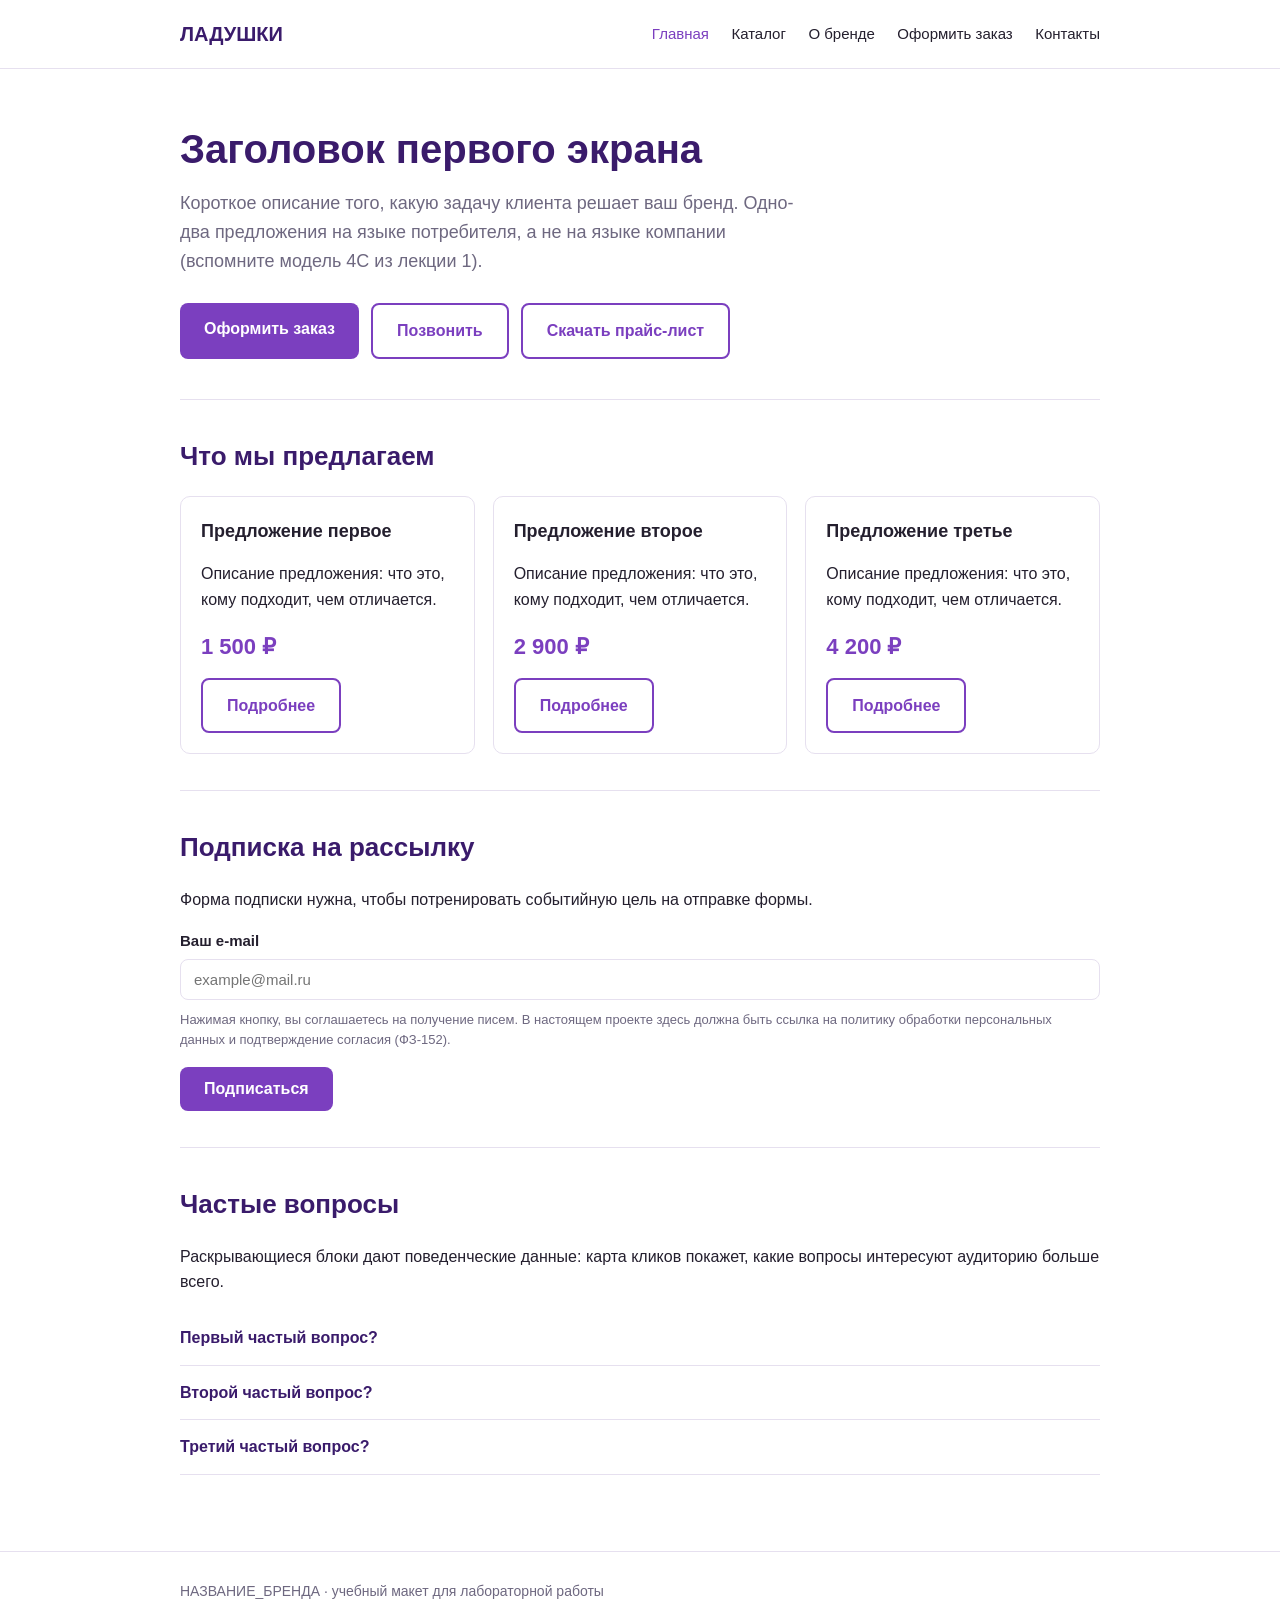
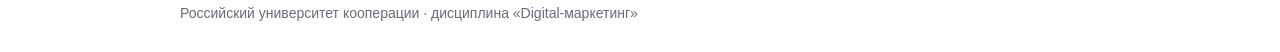
<file: index.html>
<!DOCTYPE html>
<!-- ============================================================
     УЧЕБНЫЙ САЙТ-ТРЕНАЖЁР · Лабораторная работа № 2
     Дисциплина «Digital-маркетинг»

     ЧТО НУЖНО СДЕЛАТЬ С ЭТИМ ФАЙЛОМ:
     1. Заменить НАЗВАНИЕ_БРЕНДА на название вашего бренда
        (во всех файлах, быстрее всего — «Найти и заменить»).
     2. Заменить тексты-заглушки на содержание вашего бренда.
     3. Вставить код счётчика в отмеченное место — НА КАЖДОЙ СТРАНИЦЕ.
     ============================================================ -->
<html lang="ru">
<head>
<meta charset="utf-8">
<meta name="viewport" content="width=device-width, initial-scale=1">
<title>ЛАДУШКИ — главная</title>
<link rel="stylesheet" href="style.css">

<!-- Yandex.Metrika counter -->
<script type="text/javascript">
    (function(m,e,t,r,i,k,a){
        m[i]=m[i]||function(){(m[i].a=m[i].a||[]).push(arguments)};
        m[i].l=1*new Date();
        for (var j = 0; j < document.scripts.length; j++) {if (document.scripts[j].src === r) { return; }}
        k=e.createElement(t),a=e.getElementsByTagName(t)[0],k.async=1,k.src=r,a.parentNode.insertBefore(k,a)
    })(window, document,'script','https://mc.yandex.ru/metrika/tag.js?id=113098119', 'ym');

    ym(113098119, 'init', {ssr:true, webvisor:true, clickmap:true, ecommerce:"dataLayer", referrer: document.referrer, url: location.href, accurateTrackBounce:true, trackLinks:true});
</script>
<noscript><div><img src="https://mc.yandex.ru/watch/113098119" style="position:absolute; left:-9999px;" alt="" /></div></noscript>
<!-- /Yandex.Metrika counter -->

</head>
<body>

<header>
  <div class="wrap head-row">
    <a href="index.html" class="logo">ЛАДУШКИ</a>
    <nav>
      <a href="index.html" class="active">Главная</a>
      <a href="catalog.html">Каталог</a>
      <a href="about.html">О бренде</a>
      <a href="order.html">Оформить заказ</a>
      <a href="contacts.html">Контакты</a>
    </nav>
  </div>
</header>

<div class="wrap">

  <div class="hero">
    <h1>Заголовок первого экрана</h1>
    <p>Короткое описание того, какую задачу клиента решает ваш бренд.
       Одно-два предложения на языке потребителя, а не на языке компании
       (вспомните модель 4C из лекции 1).</p>
    <div class="btn-row">
      <a href="order.html" class="btn">Оформить заказ</a>

      <!-- СОБЫТИЕ 1: клик по кнопке «Позвонить».
           Именно этот клик вы будете фиксировать событийной целью.
           Идентификатор цели задаётся в атрибуте data-goal. -->
      <a href="tel:+70000000000" class="btn btn-outline" id="btn-call" data-goal="call">Позвонить</a>

      <!-- СОБЫТИЕ 2: клик по кнопке «Скачать прайс». -->
      <a href="#" class="btn btn-outline" id="btn-price" data-goal="price_download">Скачать прайс-лист</a>
    </div>
  </div>

  <section>
    <h2>Что мы предлагаем</h2>
    <div class="cards">
      <div class="card">
        <h3>Предложение первое</h3>
        <p>Описание предложения: что это, кому подходит, чем отличается.</p>
        <div class="price">1 500 ₽</div>
        <a href="catalog.html" class="btn btn-outline">Подробнее</a>
      </div>
      <div class="card">
        <h3>Предложение второе</h3>
        <p>Описание предложения: что это, кому подходит, чем отличается.</p>
        <div class="price">2 900 ₽</div>
        <a href="catalog.html" class="btn btn-outline">Подробнее</a>
      </div>
      <div class="card">
        <h3>Предложение третье</h3>
        <p>Описание предложения: что это, кому подходит, чем отличается.</p>
        <div class="price">4 200 ₽</div>
        <a href="catalog.html" class="btn btn-outline">Подробнее</a>
      </div>
    </div>
  </section>

  <section>
    <h2>Подписка на рассылку</h2>
    <p>Форма подписки нужна, чтобы потренировать событийную цель на отправке формы.</p>

    <!-- СОБЫТИЕ 3: отправка формы подписки. -->
    <form id="form-subscribe" data-goal="subscribe" onsubmit="return false;">
      <label for="sub-email">Ваш e-mail</label>
      <input type="email" id="sub-email" placeholder="example@mail.ru" required>
      <p style="font-size:13px;color:var(--muted);margin:10px 0 16px;">
        Нажимая кнопку, вы соглашаетесь на получение писем.
        В настоящем проекте здесь должна быть ссылка на политику обработки
        персональных данных и подтверждение согласия (ФЗ-152).
      </p>
      <button type="submit" class="btn">Подписаться</button>
    </form>
    <div class="note" id="subscribe-ok" style="display:none;">
      Спасибо! Подписка оформлена. <br>
      <small>Цель «Подписка на рассылку» должна была сработать — проверьте это
      в отчёте «Конверсии» через несколько минут.</small>
    </div>
  </section>

  <section>
    <h2>Частые вопросы</h2>
    <p>Раскрывающиеся блоки дают поведенческие данные: карта кликов покажет,
       какие вопросы интересуют аудиторию больше всего.</p>

    <div class="faq-item">
      <div class="faq-q">Первый частый вопрос?</div>
      <div class="faq-a">Ответ на первый вопрос.</div>
    </div>
    <div class="faq-item">
      <div class="faq-q">Второй частый вопрос?</div>
      <div class="faq-a">Ответ на второй вопрос.</div>
    </div>
    <div class="faq-item">
      <div class="faq-q">Третий частый вопрос?</div>
      <div class="faq-a">Ответ на третий вопрос.</div>
    </div>
  </section>

</div>

<footer>
  <div class="wrap">
    НАЗВАНИЕ_БРЕНДА · учебный макет для лабораторной работы<br>
    Российский университет кооперации · дисциплина «Digital-маркетинг»
  </div>
</footer>

<script src="script.js"></script>
</body>
</html>
</file>
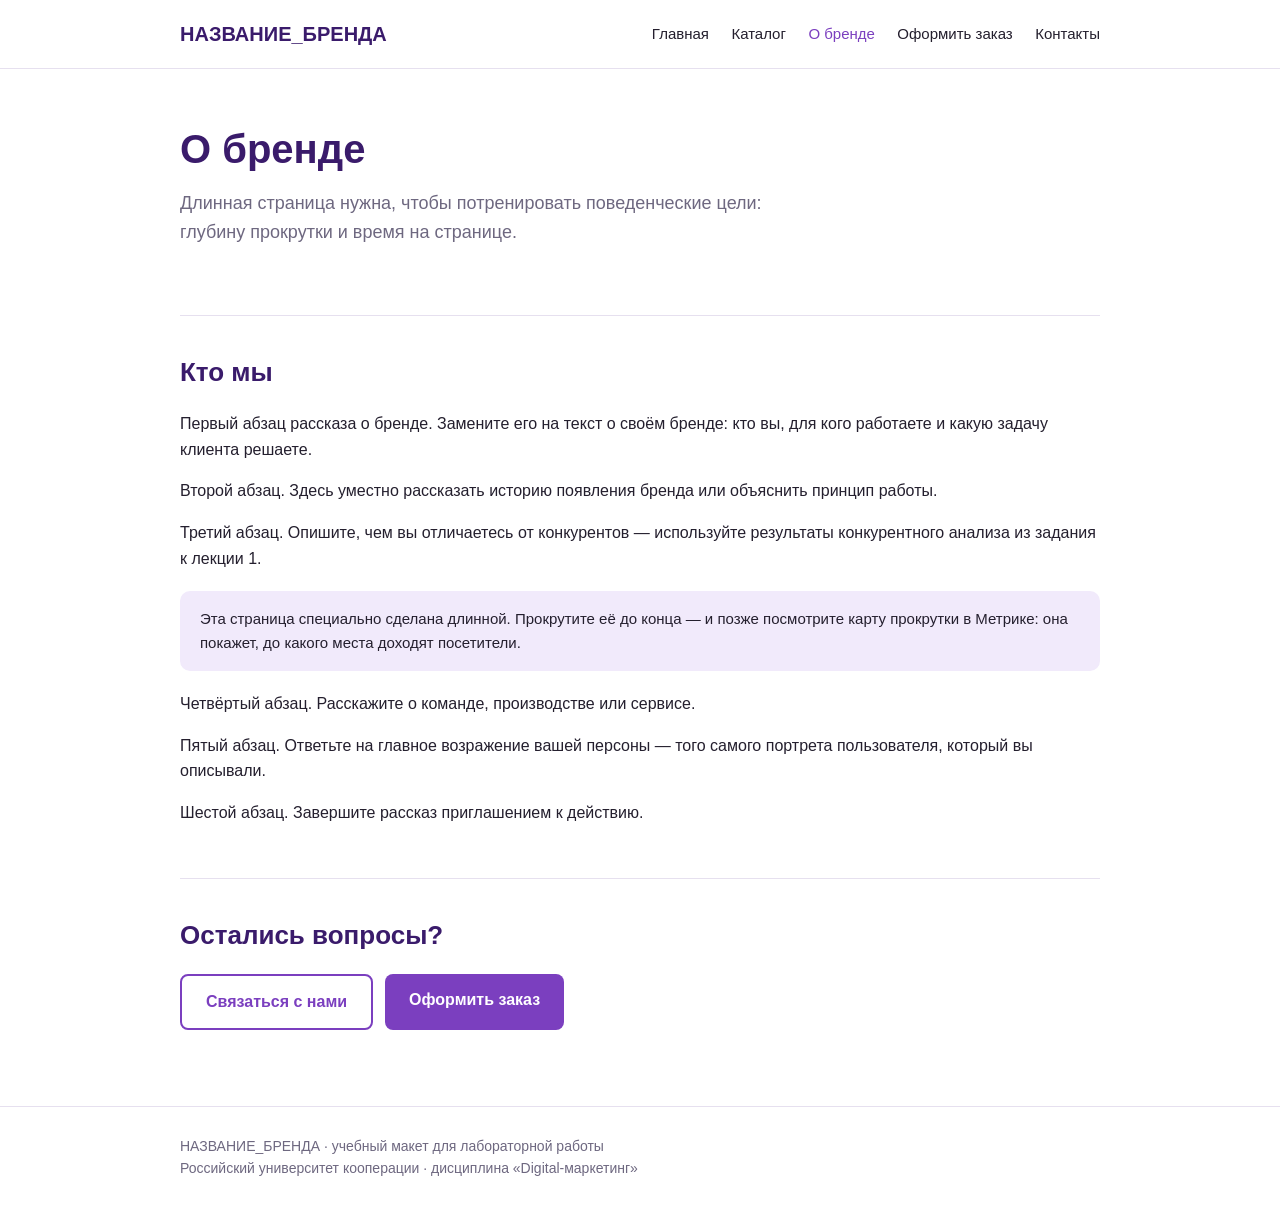
<file: about.html>
<!DOCTYPE html>
<!-- ============================================================
     УЧЕБНЫЙ САЙТ-ТРЕНАЖЁР · Лабораторная работа № 2
     Замените НАЗВАНИЕ_БРЕНДА и тексты-заглушки на содержание
     своего бренда. Код счётчика вставьте в отмеченное место.
     ============================================================ -->
<html lang="ru">
<head>
<meta charset="utf-8">
<meta name="viewport" content="width=device-width, initial-scale=1">
<title>НАЗВАНИЕ_БРЕНДА — о бренде</title>
<link rel="stylesheet" href="style.css">

<!-- ============================================================
     МЕСТО ДЛЯ КОДА СЧЁТЧИКА ЯНДЕКС МЕТРИКИ
     Вставьте сюда код, полученный при создании счётчика.
     ВНИМАНИЕ: код должен стоять на ВСЕХ страницах сайта,
     иначе часть статистики будет потеряна (см. лекцию 2).
     ============================================================ -->

</head>
<body>

<header>
  <div class="wrap head-row">
    <a href="index.html" class="logo">НАЗВАНИЕ_БРЕНДА</a>
    <nav>
      <a href="index.html">Главная</a>
      <a href="catalog.html">Каталог</a>
      <a href="about.html" class="active">О бренде</a>
      <a href="order.html">Оформить заказ</a>
      <a href="contacts.html">Контакты</a>
    </nav>
  </div>
</header>

<div class="wrap">

  <div class="hero">
    <h1>О бренде</h1>
    <p>Длинная страница нужна, чтобы потренировать поведенческие цели:
       глубину прокрутки и время на странице.</p>
  </div>

  <section class="long-text">
    <h2>Кто мы</h2>
    <p>Первый абзац рассказа о бренде. Замените его на текст о своём бренде: кто вы, для кого работаете и какую задачу клиента решаете.</p>
    <p>Второй абзац. Здесь уместно рассказать историю появления бренда или объяснить принцип работы.</p>
    <p>Третий абзац. Опишите, чем вы отличаетесь от конкурентов — используйте результаты конкурентного анализа из задания к лекции 1.</p>
    <div class="note">
      Эта страница специально сделана длинной. Прокрутите её до конца —
      и позже посмотрите карту прокрутки в Метрике: она покажет,
      до какого места доходят посетители.
    </div>
    <p>Четвёртый абзац. Расскажите о команде, производстве или сервисе.</p>
    <p>Пятый абзац. Ответьте на главное возражение вашей персоны — того самого портрета пользователя, который вы описывали.</p>
    <p>Шестой абзац. Завершите рассказ приглашением к действию.</p>
  </section>

  <section>
    <h2>Остались вопросы?</h2>
    <div class="btn-row">
      <a href="contacts.html" class="btn btn-outline">Связаться с нами</a>
      <a href="order.html" class="btn">Оформить заказ</a>
    </div>
  </section>

</div>

<footer>
  <div class="wrap">
    НАЗВАНИЕ_БРЕНДА · учебный макет для лабораторной работы<br>
    Российский университет кооперации · дисциплина «Digital-маркетинг»
  </div>
</footer>

<script src="script.js"></script>
</body>
</html>
</file>
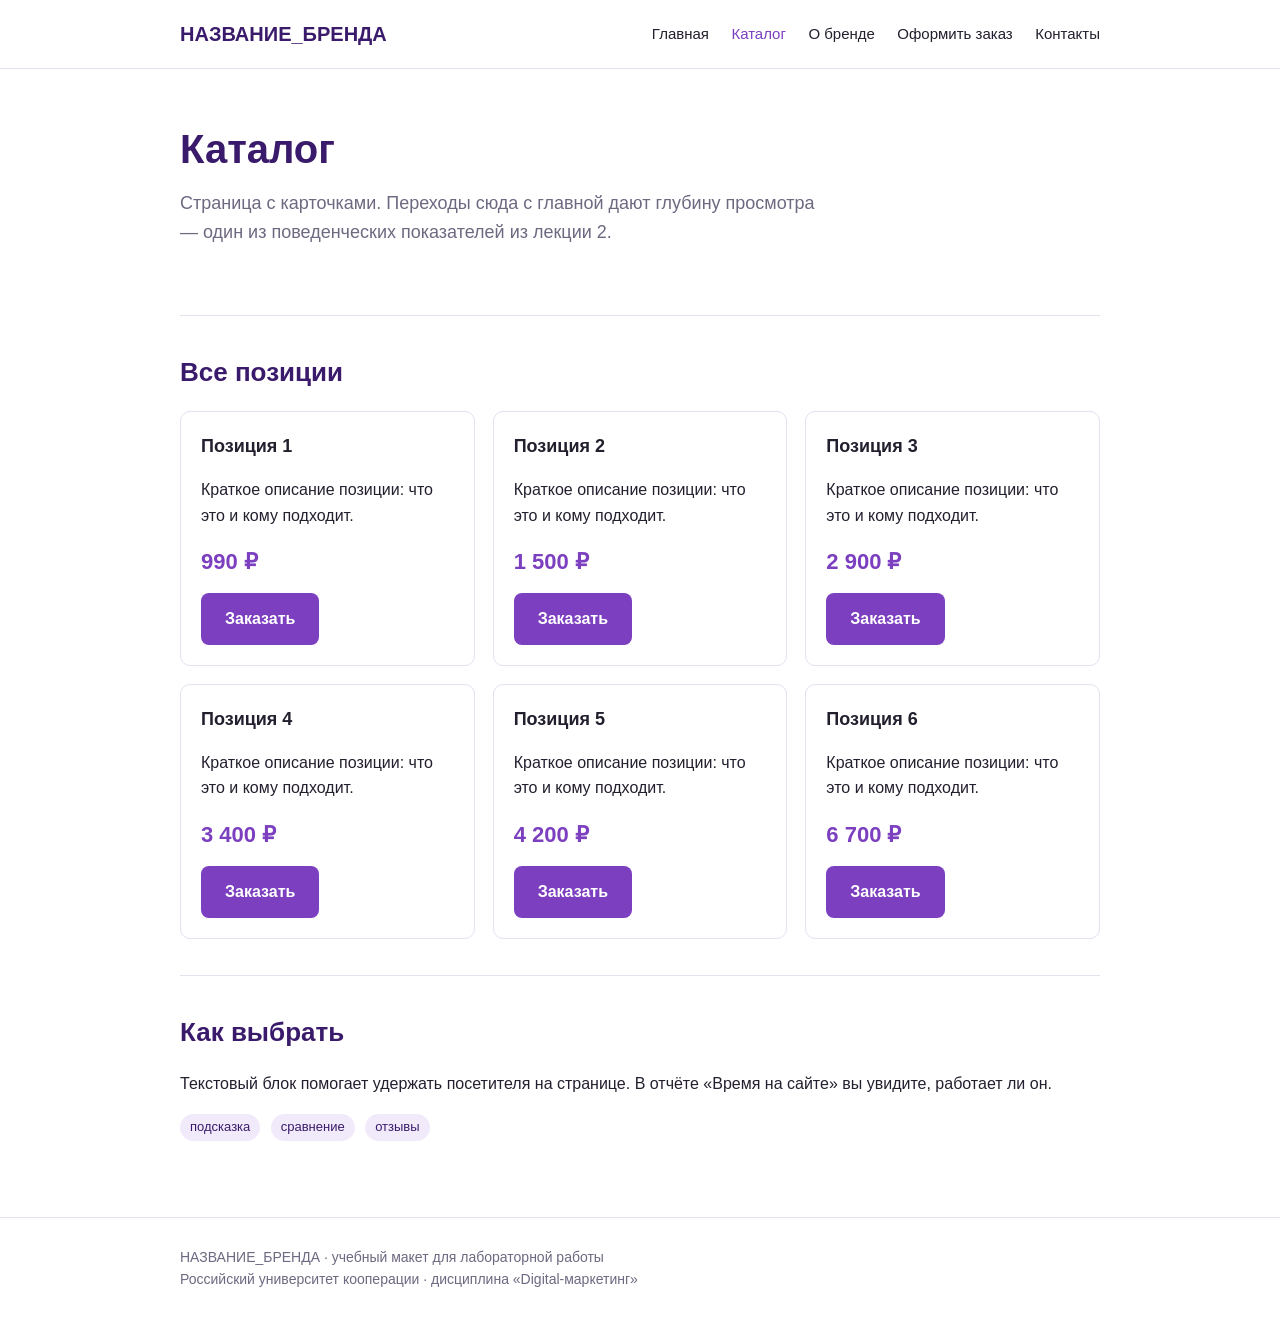
<file: catalog.html>
<!DOCTYPE html>
<!-- ============================================================
     УЧЕБНЫЙ САЙТ-ТРЕНАЖЁР · Лабораторная работа № 2
     Замените НАЗВАНИЕ_БРЕНДА и тексты-заглушки на содержание
     своего бренда. Код счётчика вставьте в отмеченное место.
     ============================================================ -->
<html lang="ru">
<head>
<meta charset="utf-8">
<meta name="viewport" content="width=device-width, initial-scale=1">
<title>НАЗВАНИЕ_БРЕНДА — каталог</title>
<link rel="stylesheet" href="style.css">

<!-- ============================================================
     МЕСТО ДЛЯ КОДА СЧЁТЧИКА ЯНДЕКС МЕТРИКИ
     Вставьте сюда код, полученный при создании счётчика.
     ВНИМАНИЕ: код должен стоять на ВСЕХ страницах сайта,
     иначе часть статистики будет потеряна (см. лекцию 2).
     ============================================================ -->

</head>
<body>

<header>
  <div class="wrap head-row">
    <a href="index.html" class="logo">НАЗВАНИЕ_БРЕНДА</a>
    <nav>
      <a href="index.html">Главная</a>
      <a href="catalog.html" class="active">Каталог</a>
      <a href="about.html">О бренде</a>
      <a href="order.html">Оформить заказ</a>
      <a href="contacts.html">Контакты</a>
    </nav>
  </div>
</header>

<div class="wrap">

  <div class="hero">
    <h1>Каталог</h1>
    <p>Страница с карточками. Переходы сюда с главной дают глубину просмотра —
       один из поведенческих показателей из лекции 2.</p>
  </div>

  <section>
    <h2>Все позиции</h2>
    <div class="cards">
      <div class="card">
        <h3>Позиция 1</h3>
        <p>Краткое описание позиции: что это и кому подходит.</p>
        <div class="price">990 ₽</div>
        <div class="btn-row">
          <a href="order.html" class="btn">Заказать</a>
        </div>
      </div>
      <div class="card">
        <h3>Позиция 2</h3>
        <p>Краткое описание позиции: что это и кому подходит.</p>
        <div class="price">1 500 ₽</div>
        <div class="btn-row">
          <a href="order.html" class="btn">Заказать</a>
        </div>
      </div>
      <div class="card">
        <h3>Позиция 3</h3>
        <p>Краткое описание позиции: что это и кому подходит.</p>
        <div class="price">2 900 ₽</div>
        <div class="btn-row">
          <a href="order.html" class="btn">Заказать</a>
        </div>
      </div>
      <div class="card">
        <h3>Позиция 4</h3>
        <p>Краткое описание позиции: что это и кому подходит.</p>
        <div class="price">3 400 ₽</div>
        <div class="btn-row">
          <a href="order.html" class="btn">Заказать</a>
        </div>
      </div>
      <div class="card">
        <h3>Позиция 5</h3>
        <p>Краткое описание позиции: что это и кому подходит.</p>
        <div class="price">4 200 ₽</div>
        <div class="btn-row">
          <a href="order.html" class="btn">Заказать</a>
        </div>
      </div>
      <div class="card">
        <h3>Позиция 6</h3>
        <p>Краткое описание позиции: что это и кому подходит.</p>
        <div class="price">6 700 ₽</div>
        <div class="btn-row">
          <a href="order.html" class="btn">Заказать</a>
        </div>
      </div>
    </div>
  </section>

  <section>
    <h2>Как выбрать</h2>
    <p>Текстовый блок помогает удержать посетителя на странице.
       В отчёте «Время на сайте» вы увидите, работает ли он.</p>
    <span class="tag">подсказка</span>
    <span class="tag">сравнение</span>
    <span class="tag">отзывы</span>
  </section>

</div>

<footer>
  <div class="wrap">
    НАЗВАНИЕ_БРЕНДА · учебный макет для лабораторной работы<br>
    Российский университет кооперации · дисциплина «Digital-маркетинг»
  </div>
</footer>

<script src="script.js"></script>
</body>
</html>
</file>
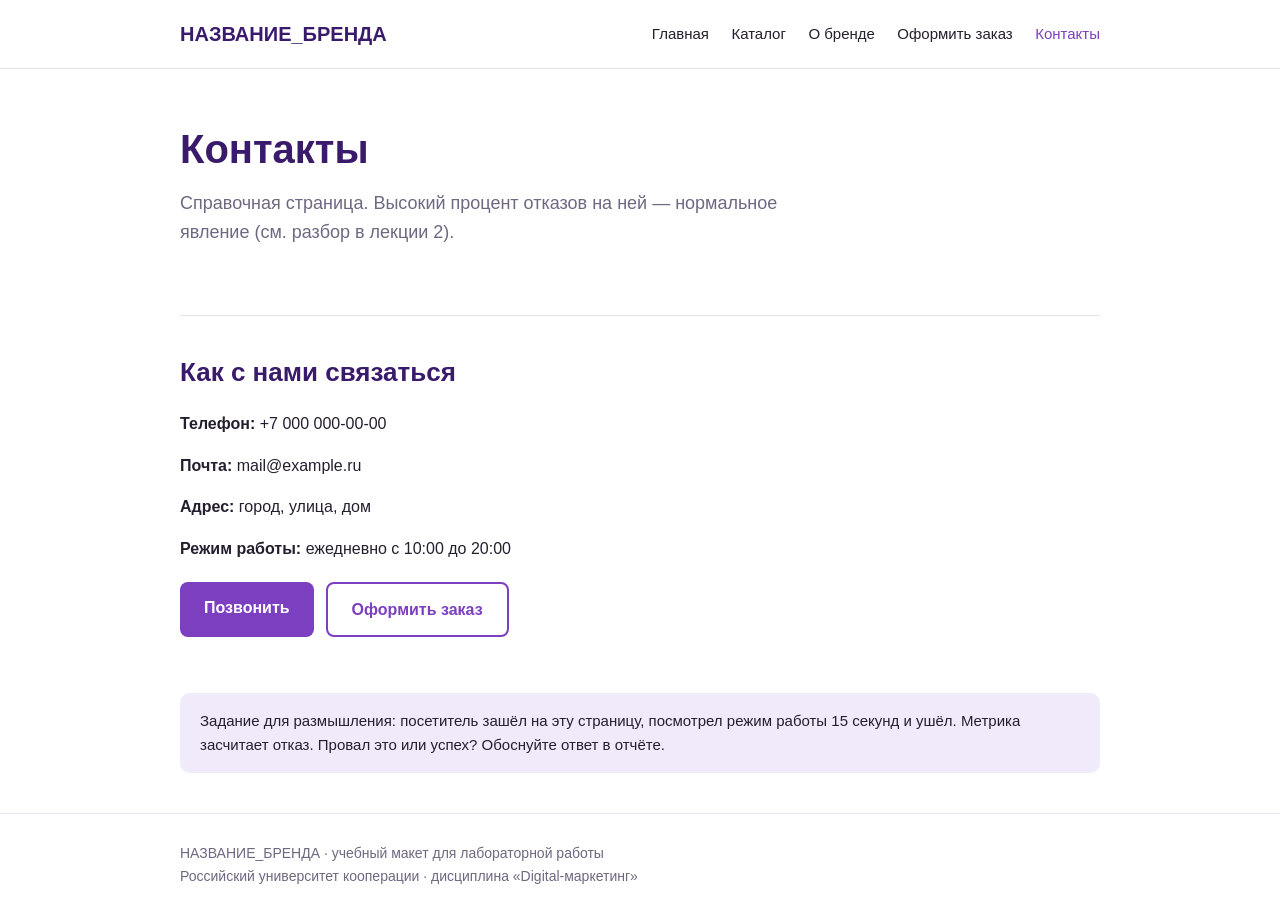
<file: contacts.html>
<!DOCTYPE html>
<!-- ============================================================
     УЧЕБНЫЙ САЙТ-ТРЕНАЖЁР · Лабораторная работа № 2
     Замените НАЗВАНИЕ_БРЕНДА и тексты-заглушки на содержание
     своего бренда. Код счётчика вставьте в отмеченное место.
     ============================================================ -->
<html lang="ru">
<head>
<meta charset="utf-8">
<meta name="viewport" content="width=device-width, initial-scale=1">
<title>НАЗВАНИЕ_БРЕНДА — контакты</title>
<link rel="stylesheet" href="style.css">

<!-- ============================================================
     МЕСТО ДЛЯ КОДА СЧЁТЧИКА ЯНДЕКС МЕТРИКИ
     Вставьте сюда код, полученный при создании счётчика.
     ВНИМАНИЕ: код должен стоять на ВСЕХ страницах сайта,
     иначе часть статистики будет потеряна (см. лекцию 2).
     ============================================================ -->

</head>
<body>

<header>
  <div class="wrap head-row">
    <a href="index.html" class="logo">НАЗВАНИЕ_БРЕНДА</a>
    <nav>
      <a href="index.html">Главная</a>
      <a href="catalog.html">Каталог</a>
      <a href="about.html">О бренде</a>
      <a href="order.html">Оформить заказ</a>
      <a href="contacts.html" class="active">Контакты</a>
    </nav>
  </div>
</header>

<div class="wrap">

  <div class="hero">
    <h1>Контакты</h1>
    <p>Справочная страница. Высокий процент отказов на ней —
       нормальное явление (см. разбор в лекции 2).</p>
  </div>

  <section>
    <h2>Как с нами связаться</h2>
    <p><strong>Телефон:</strong> +7 000 000-00-00</p>
    <p><strong>Почта:</strong> mail@example.ru</p>
    <p><strong>Адрес:</strong> город, улица, дом</p>
    <p><strong>Режим работы:</strong> ежедневно с 10:00 до 20:00</p>
    <div class="btn-row" style="margin-top:20px;">
      <a href="tel:+70000000000" class="btn" data-goal="call">Позвонить</a>
      <a href="order.html" class="btn btn-outline">Оформить заказ</a>
    </div>
  </section>

  <div class="note">
    Задание для размышления: посетитель зашёл на эту страницу, посмотрел
    режим работы 15 секунд и ушёл. Метрика засчитает отказ.
    Провал это или успех? Обоснуйте ответ в отчёте.
  </div>

</div>

<footer>
  <div class="wrap">
    НАЗВАНИЕ_БРЕНДА · учебный макет для лабораторной работы<br>
    Российский университет кооперации · дисциплина «Digital-маркетинг»
  </div>
</footer>

<script src="script.js"></script>
</body>
</html>
</file>
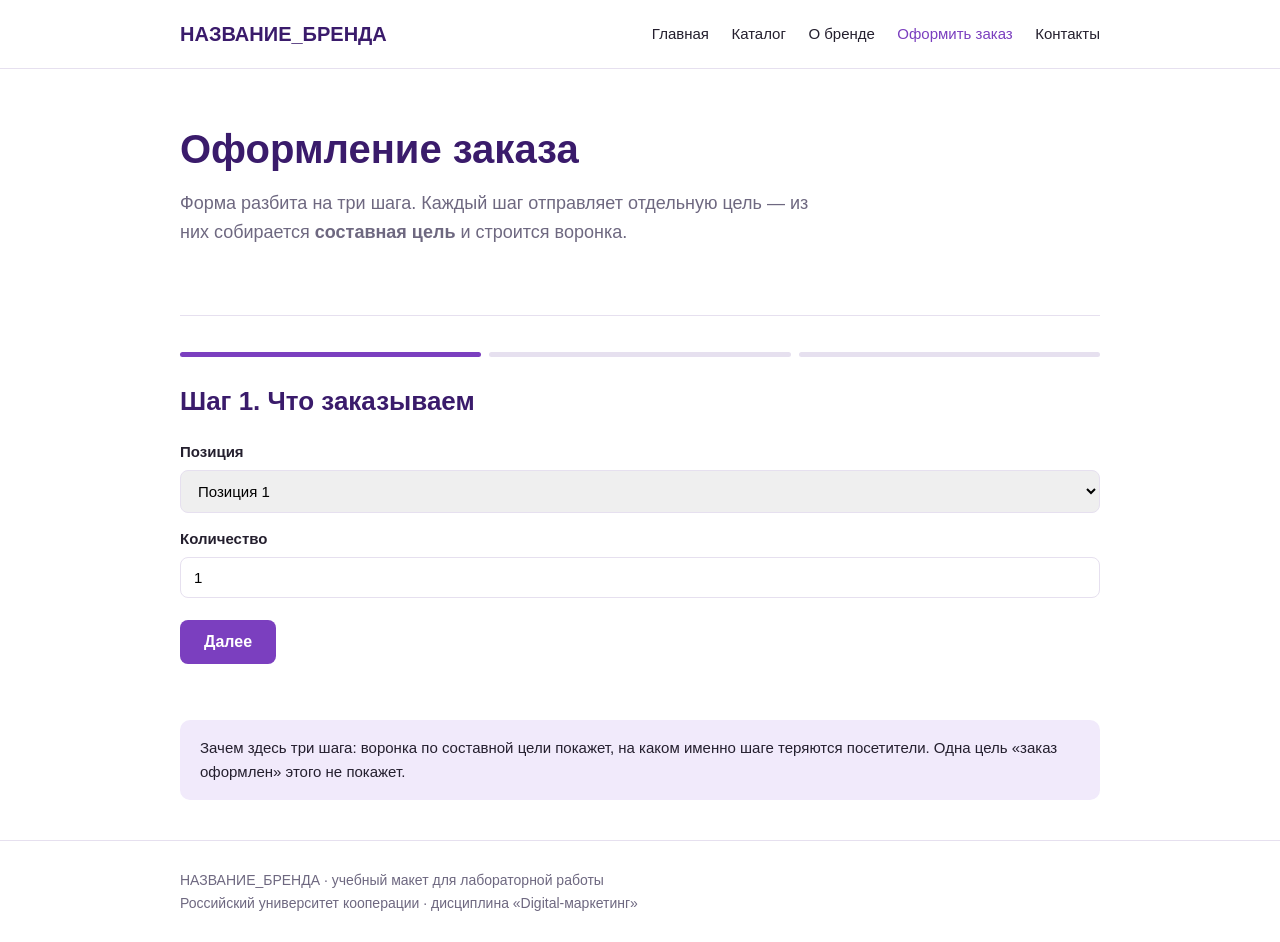
<file: order.html>
<!DOCTYPE html>
<!-- ============================================================
     УЧЕБНЫЙ САЙТ-ТРЕНАЖЁР · Лабораторная работа № 2
     Замените НАЗВАНИЕ_БРЕНДА и тексты-заглушки на содержание
     своего бренда. Код счётчика вставьте в отмеченное место.
     ============================================================ -->
<html lang="ru">
<head>
<meta charset="utf-8">
<meta name="viewport" content="width=device-width, initial-scale=1">
<title>НАЗВАНИЕ_БРЕНДА — оформление заказа</title>
<link rel="stylesheet" href="style.css">

<!-- ============================================================
     МЕСТО ДЛЯ КОДА СЧЁТЧИКА ЯНДЕКС МЕТРИКИ
     Вставьте сюда код, полученный при создании счётчика.
     ВНИМАНИЕ: код должен стоять на ВСЕХ страницах сайта,
     иначе часть статистики будет потеряна (см. лекцию 2).
     ============================================================ -->

</head>
<body>

<header>
  <div class="wrap head-row">
    <a href="index.html" class="logo">НАЗВАНИЕ_БРЕНДА</a>
    <nav>
      <a href="index.html">Главная</a>
      <a href="catalog.html">Каталог</a>
      <a href="about.html">О бренде</a>
      <a href="order.html" class="active">Оформить заказ</a>
      <a href="contacts.html">Контакты</a>
    </nav>
  </div>
</header>

<div class="wrap">

  <div class="hero">
    <h1>Оформление заказа</h1>
    <p>Форма разбита на три шага. Каждый шаг отправляет отдельную цель —
       из них собирается <strong>составная цель</strong> и строится воронка.</p>
  </div>

  <section>
    <div class="steps-bar">
      <div class="step-dot"></div>
      <div class="step-dot"></div>
      <div class="step-dot"></div>
    </div>

    <!-- ШАГ 1 -->
    <div class="form-step">
      <h2>Шаг 1. Что заказываем</h2>
      <label for="o-item">Позиция</label>
      <select id="o-item">
        <option>Позиция 1</option>
        <option>Позиция 2</option>
        <option>Позиция 3</option>
      </select>
      <label for="o-count">Количество</label>
      <input type="text" id="o-count" value="1">
      <div class="btn-row" style="margin-top:22px;">
        <button class="btn" data-step-next>Далее</button>
      </div>
    </div>

    <!-- ШАГ 2 -->
    <div class="form-step">
      <h2>Шаг 2. Доставка</h2>
      <label for="o-city">Город</label>
      <input type="text" id="o-city" placeholder="Москва">
      <label for="o-addr">Адрес</label>
      <input type="text" id="o-addr" placeholder="улица, дом, квартира">
      <div class="btn-row" style="margin-top:22px;">
        <button class="btn btn-outline" data-step-prev>Назад</button>
        <button class="btn" data-step-next>Далее</button>
      </div>
    </div>

    <!-- ШАГ 3 -->
    <div class="form-step">
      <h2>Шаг 3. Контакты</h2>
      <label for="o-name">Имя</label>
      <input type="text" id="o-name" placeholder="Как к вам обращаться">
      <label for="o-phone">Телефон</label>
      <input type="tel" id="o-phone" placeholder="+7 ___ ___-__-__">
      <p style="font-size:13px;color:var(--muted);margin:14px 0 18px;">
        В настоящем проекте здесь обязательна отметка о согласии на обработку
        персональных данных со ссылкой на политику (ФЗ-152).
      </p>
      <div class="btn-row">
        <button class="btn btn-outline" data-step-prev>Назад</button>
        <a href="thanks.html" class="btn">Отправить заказ</a>
      </div>
    </div>
  </section>

  <div class="note">
    Зачем здесь три шага: воронка по составной цели покажет, на каком именно
    шаге теряются посетители. Одна цель «заказ оформлен» этого не покажет.
  </div>

</div>

<footer>
  <div class="wrap">
    НАЗВАНИЕ_БРЕНДА · учебный макет для лабораторной работы<br>
    Российский университет кооперации · дисциплина «Digital-маркетинг»
  </div>
</footer>

<script src="script.js"></script>
</body>
</html>
</file>
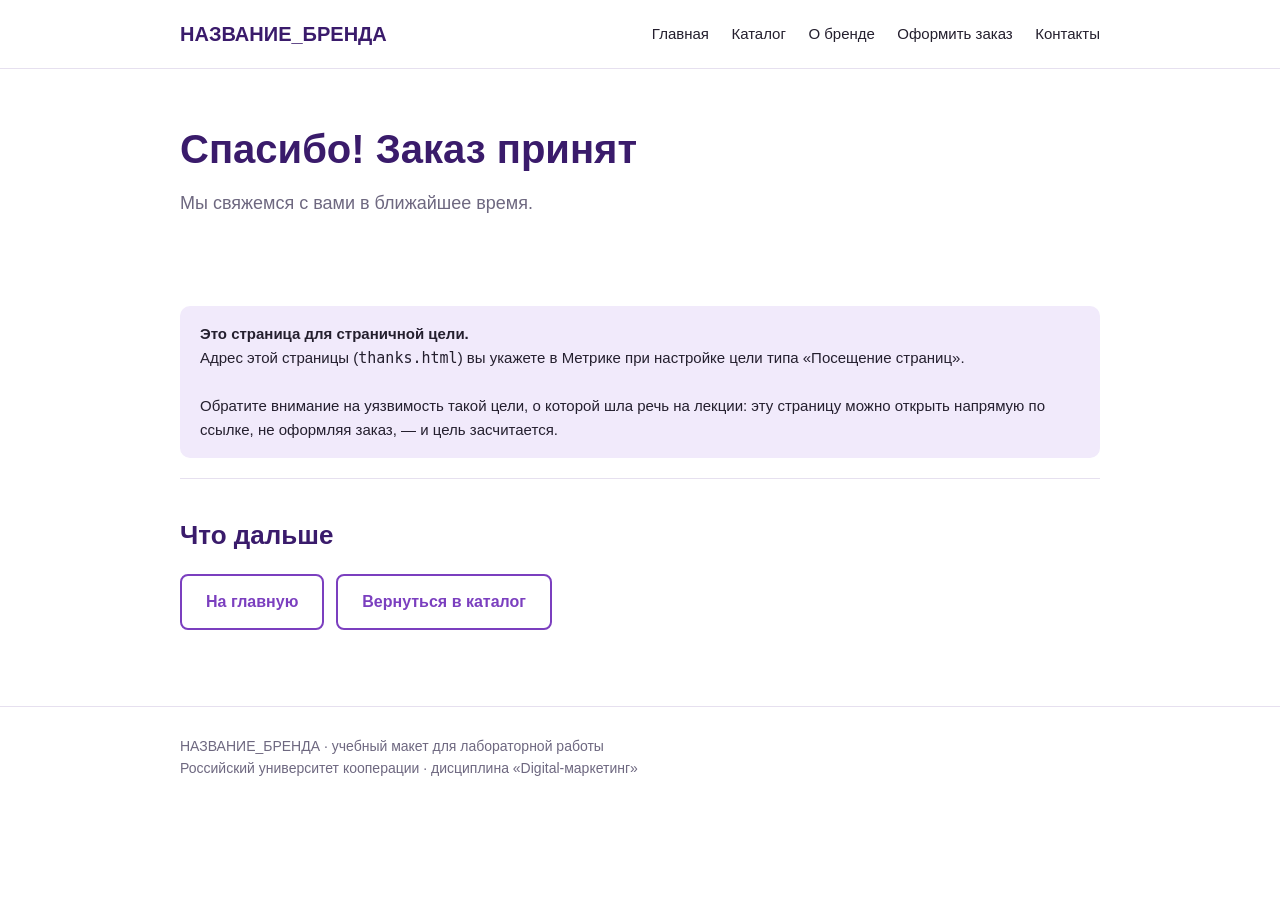
<file: thanks.html>
<!DOCTYPE html>
<!-- ============================================================
     УЧЕБНЫЙ САЙТ-ТРЕНАЖЁР · Лабораторная работа № 2
     Замените НАЗВАНИЕ_БРЕНДА и тексты-заглушки на содержание
     своего бренда. Код счётчика вставьте в отмеченное место.
     ============================================================ -->
<html lang="ru">
<head>
<meta charset="utf-8">
<meta name="viewport" content="width=device-width, initial-scale=1">
<title>НАЗВАНИЕ_БРЕНДА — заказ принят</title>
<link rel="stylesheet" href="style.css">

<!-- ============================================================
     МЕСТО ДЛЯ КОДА СЧЁТЧИКА ЯНДЕКС МЕТРИКИ
     Вставьте сюда код, полученный при создании счётчика.
     ВНИМАНИЕ: код должен стоять на ВСЕХ страницах сайта,
     иначе часть статистики будет потеряна (см. лекцию 2).
     ============================================================ -->

</head>
<body>

<header>
  <div class="wrap head-row">
    <a href="index.html" class="logo">НАЗВАНИЕ_БРЕНДА</a>
    <nav>
      <a href="index.html">Главная</a>
      <a href="catalog.html">Каталог</a>
      <a href="about.html">О бренде</a>
      <a href="order.html">Оформить заказ</a>
      <a href="contacts.html">Контакты</a>
    </nav>
  </div>
</header>

<div class="wrap">

  <div class="hero">
    <h1>Спасибо! Заказ принят</h1>
    <p>Мы свяжемся с вами в ближайшее время.</p>
  </div>

  <div class="note">
    <strong>Это страница для страничной цели.</strong><br>
    Адрес этой страницы (<code>thanks.html</code>) вы укажете в Метрике
    при настройке цели типа «Посещение страниц».<br><br>
    Обратите внимание на уязвимость такой цели, о которой шла речь на лекции:
    эту страницу можно открыть напрямую по ссылке, не оформляя заказ, —
    и цель засчитается.
  </div>

  <section>
    <h2>Что дальше</h2>
    <div class="btn-row">
      <a href="index.html" class="btn btn-outline">На главную</a>
      <a href="catalog.html" class="btn btn-outline">Вернуться в каталог</a>
    </div>
  </section>

</div>

<footer>
  <div class="wrap">
    НАЗВАНИЕ_БРЕНДА · учебный макет для лабораторной работы<br>
    Российский университет кооперации · дисциплина «Digital-маркетинг»
  </div>
</footer>

<script src="script.js"></script>
</body>
</html>
</file>
<file: style.css>
/* ============================================================
   Учебный сайт-тренажёр. Лабораторная работа № 2
   Дисциплина «Digital-маркетинг»
   Менять этот файл НЕ обязательно. Если хотите подобрать цвета
   под свой бренд — правьте значения в блоке :root ниже.
   ============================================================ */

:root {
  --brand:      #7B3FBF;   /* основной цвет бренда */
  --brand-dark: #3A1B6B;   /* тёмный оттенок */
  --brand-tint: #F1EAFB;   /* светлая заливка */
  --text:       #241F2E;
  --muted:      #6E6880;
  --line:       #E6E0EF;
  --bg:         #FFFFFF;
}

* { box-sizing: border-box; }

body {
  margin: 0;
  font-family: -apple-system, BlinkMacSystemFont, "Segoe UI", Roboto, Arial, sans-serif;
  color: var(--text);
  background: var(--bg);
  line-height: 1.6;
}

.wrap { max-width: 960px; margin: 0 auto; padding: 0 20px; }

/* ---------- Шапка и меню ---------- */
header {
  border-bottom: 1px solid var(--line);
  padding: 18px 0;
  position: sticky; top: 0; background: var(--bg); z-index: 10;
}
.head-row { display: flex; align-items: center; justify-content: space-between; gap: 16px; flex-wrap: wrap; }
.logo { font-size: 20px; font-weight: 700; color: var(--brand-dark); text-decoration: none; }
nav a {
  color: var(--text); text-decoration: none; margin-left: 18px; font-size: 15px;
}
nav a:hover, nav a.active { color: var(--brand); }

/* ---------- Секции ---------- */
.hero { padding: 56px 0 40px; }
.hero h1 { font-size: 40px; line-height: 1.2; margin: 0 0 16px; color: var(--brand-dark); }
.hero p { font-size: 18px; color: var(--muted); max-width: 640px; margin: 0 0 28px; }

section { padding: 36px 0; border-top: 1px solid var(--line); }
h2 { font-size: 26px; color: var(--brand-dark); margin: 0 0 18px; }
h3 { font-size: 18px; margin: 0 0 8px; }

/* ---------- Кнопки ---------- */
.btn {
  display: inline-block; padding: 13px 24px; border-radius: 8px;
  background: var(--brand); color: #fff; text-decoration: none;
  font-size: 16px; font-weight: 600; border: none; cursor: pointer;
  font-family: inherit;
}
.btn:hover { background: var(--brand-dark); }
.btn-outline {
  background: transparent; color: var(--brand);
  border: 2px solid var(--brand);
}
.btn-outline:hover { background: var(--brand-tint); color: var(--brand-dark); }
.btn-row { display: flex; gap: 12px; flex-wrap: wrap; }

/* ---------- Карточки ---------- */
.cards { display: grid; grid-template-columns: repeat(auto-fit, minmax(260px, 1fr)); gap: 18px; }
.card {
  border: 1px solid var(--line); border-radius: 10px; padding: 20px;
  background: var(--bg);
}
.card .price { font-size: 22px; font-weight: 700; color: var(--brand); margin: 10px 0 14px; }

/* ---------- Формы ---------- */
.form-step { display: none; }
.form-step.active { display: block; }
label { display: block; margin: 14px 0 6px; font-size: 15px; font-weight: 600; }
input[type="text"], input[type="tel"], input[type="email"], select, textarea {
  width: 100%; padding: 11px 13px; border: 1px solid var(--line);
  border-radius: 8px; font-size: 15px; font-family: inherit;
}
.steps-bar { display: flex; gap: 8px; margin-bottom: 24px; }
.step-dot {
  flex: 1; height: 5px; border-radius: 3px; background: var(--line);
}
.step-dot.done { background: var(--brand); }

/* ---------- Прочее ---------- */
.note {
  background: var(--brand-tint); border-radius: 10px;
  padding: 16px 20px; font-size: 15px; margin: 20px 0;
}
.faq-item { border-bottom: 1px solid var(--line); padding: 14px 0; }
.faq-q { font-weight: 600; cursor: pointer; color: var(--brand-dark); }
.faq-a { display: none; padding-top: 8px; color: var(--muted); }
.faq-item.open .faq-a { display: block; }

footer {
  border-top: 1px solid var(--line); padding: 28px 0;
  color: var(--muted); font-size: 14px; margin-top: 40px;
}

.long-text p { margin: 0 0 16px; }
.tag {
  display: inline-block; background: var(--brand-tint); color: var(--brand-dark);
  padding: 3px 10px; border-radius: 20px; font-size: 13px; margin-right: 6px;
}
</file>
